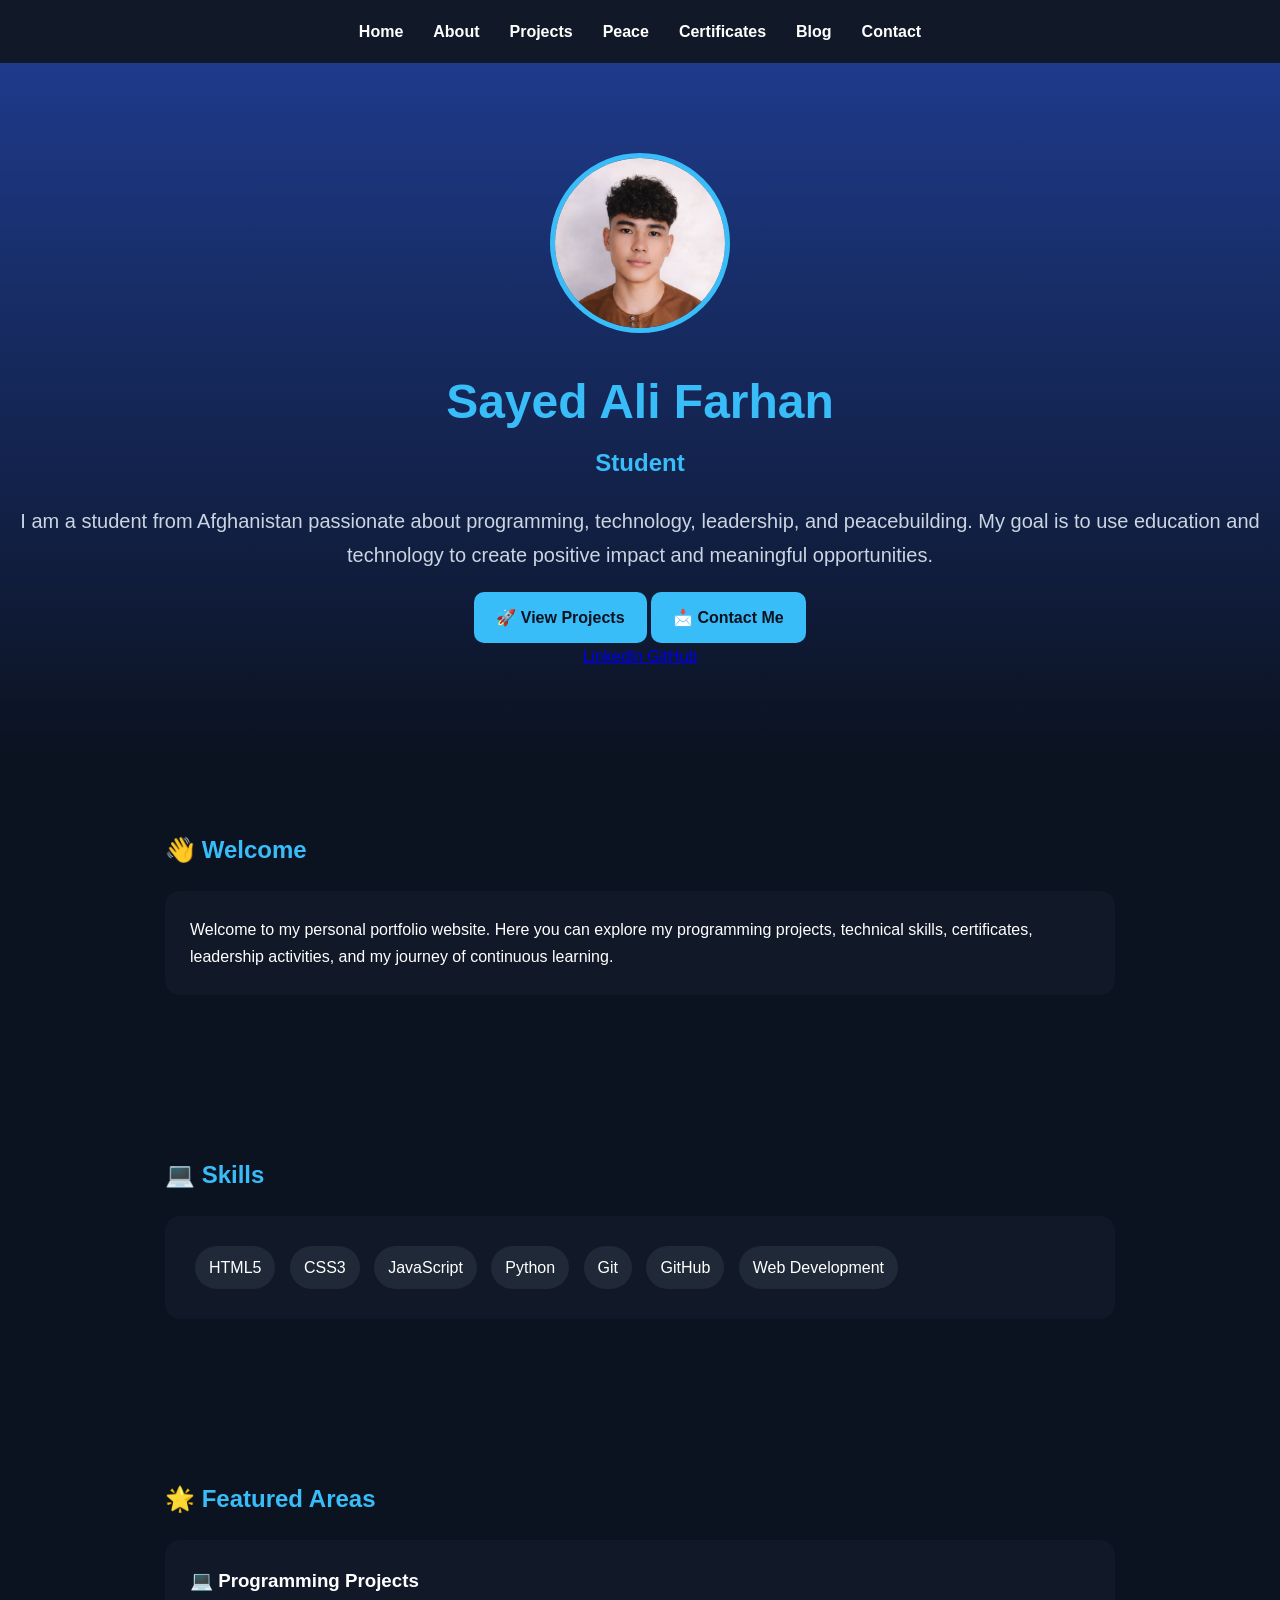
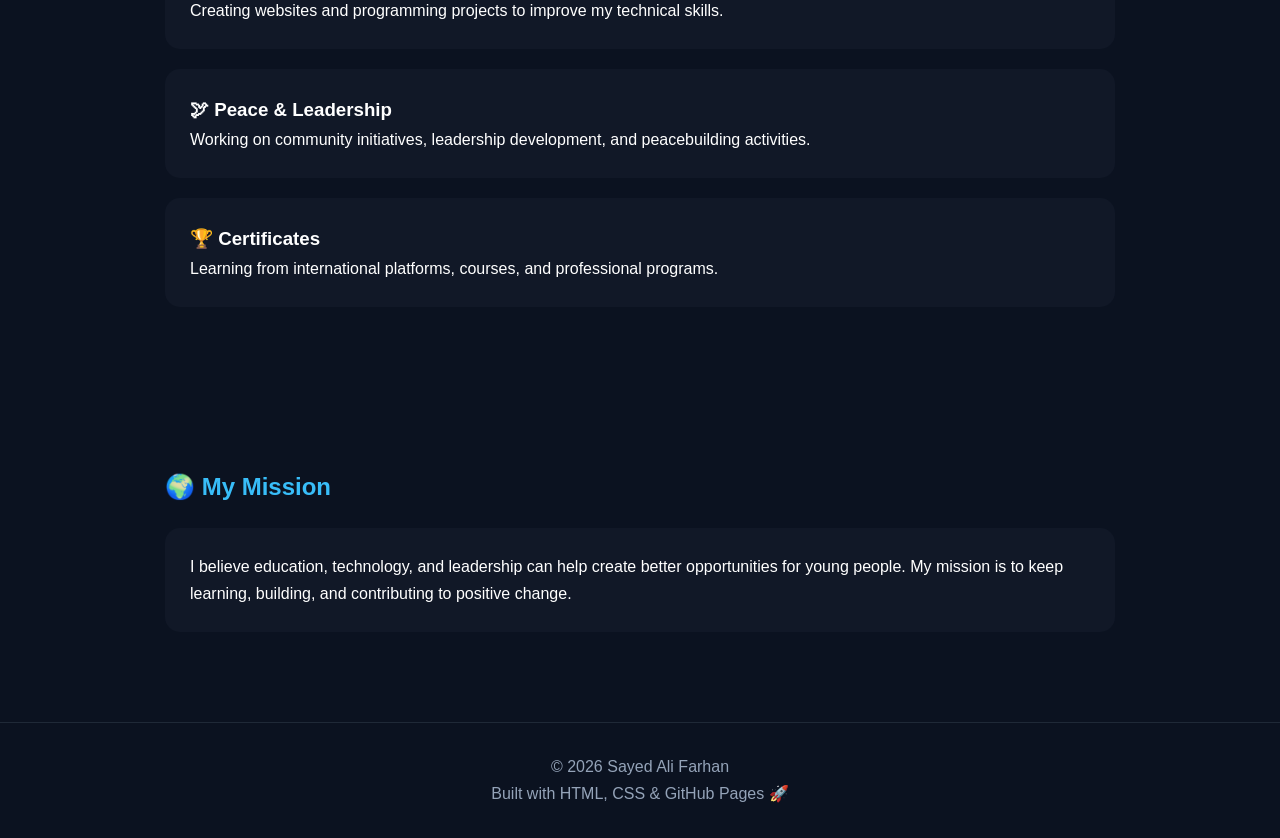
<file: index.html>
<!DOCTYPE html>
<html lang="en">

<head>

    <meta charset="UTF-8">
    <meta name="viewport" content="width=device-width, initial-scale=1.0">

    <title>Sayed Ali Farhan | Developer Portfolio</title>

    <meta name="description"
    content="Sayed Ali Farhan - Student, Developer, Community Leader and Peace Advocate from Afghanistan.">

    <meta name="author" content="Sayed Ali Farhan">

    <link rel="stylesheet" href="style.css">

</head>


<body>


<!-- Navigation -->

<nav>

    <a href="index.html">Home</a>
    <a href="about.html">About</a>
    <a href="projects.html">Projects</a>
    <a href="peace.html">Peace</a>
    <a href="certificates.html">Certificates</a>
    <a href="blog.html">Blog</a>
    <a href="contact.html">Contact</a>

</nav>



<!-- Hero Section -->

<header class="hero">


    <img src="profile.png"
    alt="Sayed Ali Farhan profile picture"
    class="profile-image">


    <h1>
        Sayed Ali Farhan
    </h1>



    <!-- Typing Animation -->

    <h2 id="typing-text"></h2>



    <p>

        I am a student from Afghanistan passionate about
        programming, technology, leadership, and peacebuilding.

        My goal is to use education and technology
        to create positive impact and meaningful opportunities.

    </p>



    <div class="hero-buttons">


        <a href="projects.html" class="btn">
            🚀 View Projects
        </a>



        <a href="contact.html" class="btn secondary">
            📩 Contact Me
        </a>


    </div>




    <!-- Social Links -->


    <div class="social-links">


        <a href="https://www.linkedin.com/in/sayed-ali-haidari-b48523416"
        target="_blank">

            LinkedIn

        </a>



        <a href="https://github.com/"
        target="_blank">

            GitHub

        </a>


    </div>



</header>






<main>



<section>


<h2>👋 Welcome</h2>


<div class="card">


<p>

Welcome to my personal portfolio website.

Here you can explore my programming projects,
technical skills, certificates, leadership activities,
and my journey of continuous learning.

</p>


</div>


</section>







<section>


<h2>💻 Skills</h2>


<div class="card">


<span class="tag">HTML5</span>

<span class="tag">CSS3</span>

<span class="tag">JavaScript</span>

<span class="tag">Python</span>

<span class="tag">Git</span>

<span class="tag">GitHub</span>

<span class="tag">Web Development</span>


</div>


</section>







<section>


<h2>🌟 Featured Areas</h2>




<div class="card">


<h3>
💻 Programming Projects
</h3>


<p>

Creating websites and programming projects
to improve my technical skills.

</p>


</div>





<div class="card">


<h3>
🕊 Peace & Leadership
</h3>


<p>

Working on community initiatives,
leadership development,
and peacebuilding activities.

</p>


</div>






<div class="card">


<h3>
🏆 Certificates
</h3>


<p>

Learning from international platforms,
courses, and professional programs.

</p>


</div>



</section>








<section>


<h2>
🌍 My Mission
</h2>



<div class="card">


<p>

I believe education, technology, and leadership
can help create better opportunities for young people.

My mission is to keep learning, building,
and contributing to positive change.

</p>


</div>


</section>



</main>







<footer>


<p>

© 2026 Sayed Ali Farhan

</p>


<p>

Built with HTML, CSS & GitHub Pages 🚀

</p>


</footer>







<script>


const words = [

"Student",

"Developer",

"Community Leader",

"Peace Advocate",

"Python Learner",

"Web Developer"

];


let wordIndex = 0;

let charIndex = 0;

let deleting = false;


const typingText =
document.getElementById("typing-text");



function typeEffect(){


let currentWord =
words[wordIndex];



if(!deleting){


typingText.textContent =
currentWord.substring(0,charIndex++);



if(charIndex > currentWord.length){


deleting = true;


setTimeout(typeEffect,1200);

return;


}



}

else{


typingText.textContent =
currentWord.substring(0,charIndex--);



if(charIndex < 0){


deleting = false;


wordIndex++;



if(wordIndex >= words.length){

wordIndex = 0;

}


}



}



setTimeout(typeEffect, deleting ? 60 : 120);


}



typeEffect();


</script>



</body>

    </html>
</file>
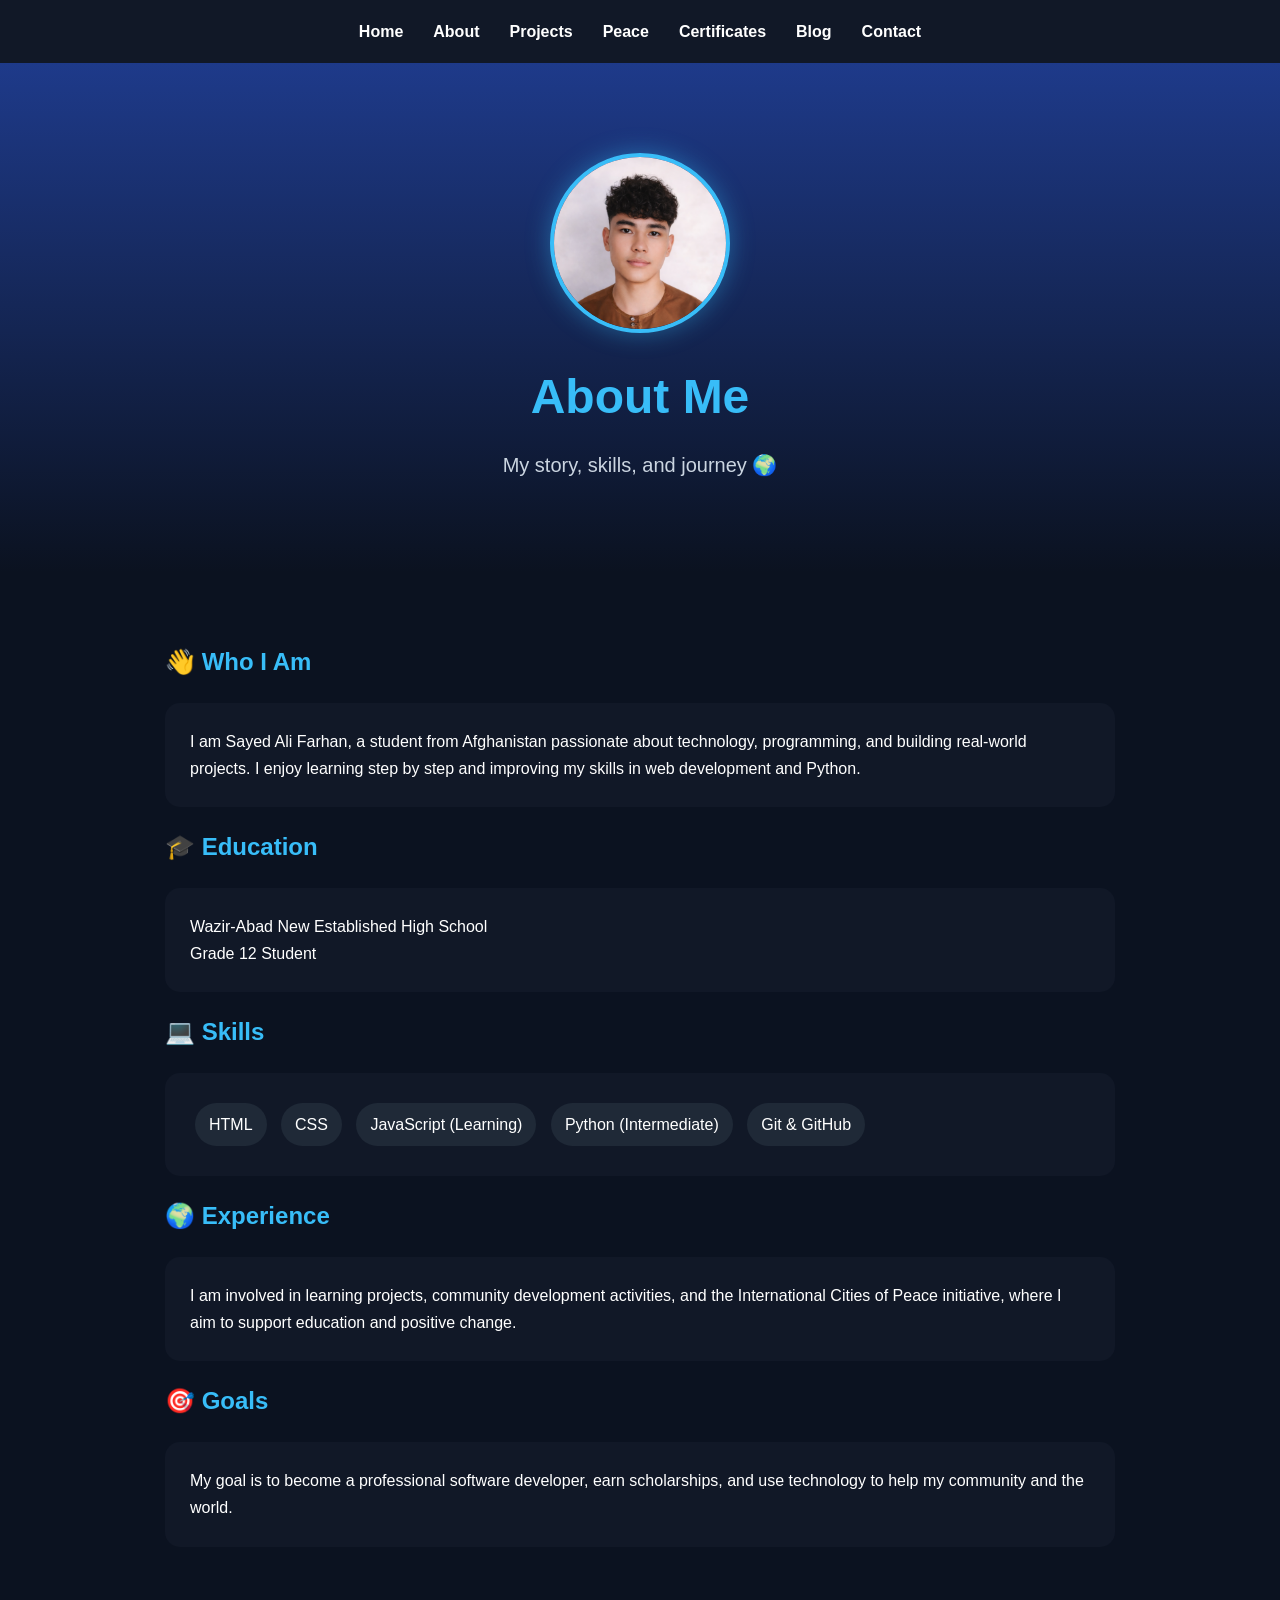
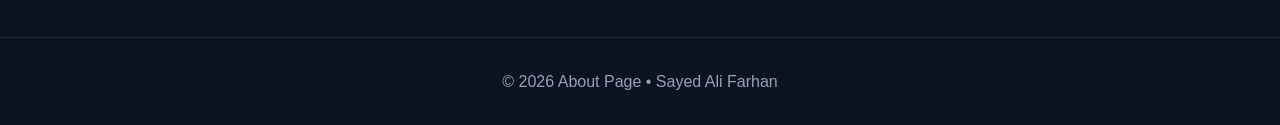
<file: about.html>
<!DOCTYPE html>
<html lang="en">

<head>
  <meta charset="UTF-8">
  <meta name="viewport" content="width=device-width, initial-scale=1.0">
  <title>About Me</title>

  <link rel="stylesheet" href="style.css">
</head>

<body>

  <!-- NAVIGATION -->
  <nav>
    <a href="index.html">Home</a>
    <a href="about.html">About</a>
    <a href="projects.html">Projects</a>
    <a href="peace.html">Peace</a>
    <a href="certificates.html">Certificates</a>
    <a href="blog.html">Blog</a>
    <a href="contact.html">Contact</a>
  </nav>

  <!-- HEADER -->
  <header>
    
  <img src="profile.png" alt="Profile Photo"
  style="width:180px;height:180px;border-radius:50%;
  object-fit:cover;border:4px solid #38bdf8;
  box-shadow:0 0 25px rgba(56,189,248,0.4);
  margin-bottom:15px;">

  <h1>About Me</h1>
  <p>My story, skills, and journey 🌍</p>
</header>


  <!-- CONTENT -->
  <section>

    <h2>👋 Who I Am</h2>
    <div class="card">
      <p>
        I am Sayed Ali Farhan, a student from Afghanistan passionate about technology,
        programming, and building real-world projects. I enjoy learning step by step
        and improving my skills in web development and Python.
      </p>
    </div>

    <h2>🎓 Education</h2>
    <div class="card">
      <p>
        Wazir-Abad New Established High School<br>
        Grade 12 Student
      </p>
    </div>

    <h2>💻 Skills</h2>
    <div class="card">
      <span class="tag">HTML</span>
      <span class="tag">CSS</span>
      <span class="tag">JavaScript (Learning)</span>
      <span class="tag">Python (Intermediate)</span>
      <span class="tag">Git & GitHub</span>
    </div>

    <h2>🌍 Experience</h2>
    <div class="card">
      <p>
        I am involved in learning projects, community development activities,
        and the International Cities of Peace initiative, where I aim to support
        education and positive change.
      </p>
    </div>

    <h2>🎯 Goals</h2>
    <div class="card">
      <p>
        My goal is to become a professional software developer,
        earn scholarships, and use technology to help my community and the world.
      </p>
    </div>

  </section>

  <!-- FOOTER -->
  <footer>
    © 2026 About Page • Sayed Ali Farhan
  </footer>

</body>

</html>
</file>
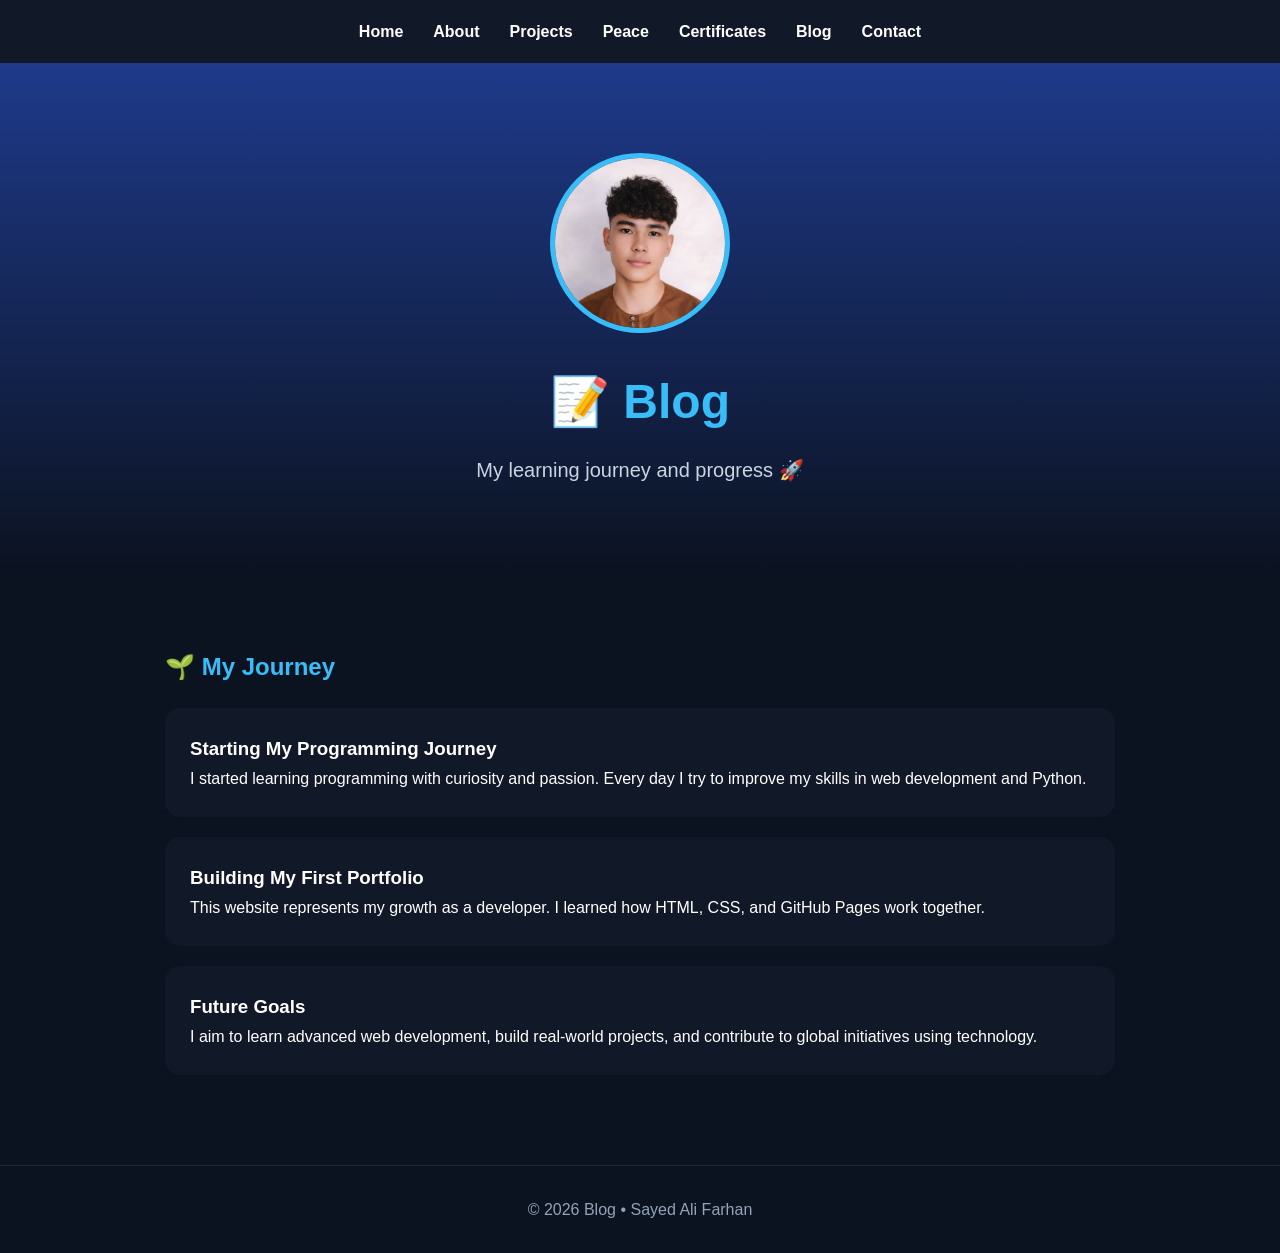
<file: blog.html>
<!DOCTYPE html>
<html lang="en">

<head>
  <meta charset="UTF-8">
  <meta name="viewport" content="width=device-width, initial-scale=1.0">
  <title>Blog</title>

  <link rel="stylesheet" href="style.css">
</head>

<body>

  <!-- NAV -->
  <nav>
    <a href="index.html">Home</a>
    <a href="about.html">About</a>
    <a href="projects.html">Projects</a>
    <a href="peace.html">Peace</a>
    <a href="certificates.html">Certificates</a>
    <a href="blog.html">Blog</a>
    <a href="contact.html">Contact</a>
  </nav>

  <!-- HEADER -->
  <header>
    <img src="profile.png" alt="Profile Photo">
    <h1>📝 Blog</h1>
    <p>My learning journey and progress 🚀</p>
  </header>

  <!-- CONTENT -->
  <section>

    <h2>🌱 My Journey</h2>

    <div class="card">
      <h3>Starting My Programming Journey</h3>
      <p>
        I started learning programming with curiosity and passion.
        Every day I try to improve my skills in web development and Python.
      </p>
    </div>

    <div class="card">
      <h3>Building My First Portfolio</h3>
      <p>
        This website represents my growth as a developer.
        I learned how HTML, CSS, and GitHub Pages work together.
      </p>
    </div>

    <div class="card">
      <h3>Future Goals</h3>
      <p>
        I aim to learn advanced web development, build real-world projects,
        and contribute to global initiatives using technology.
      </p>
    </div>

  </section>

  <!-- FOOTER -->
  <footer>
    © 2026 Blog • Sayed Ali Farhan
  </footer>

</body>

</html>
</file>
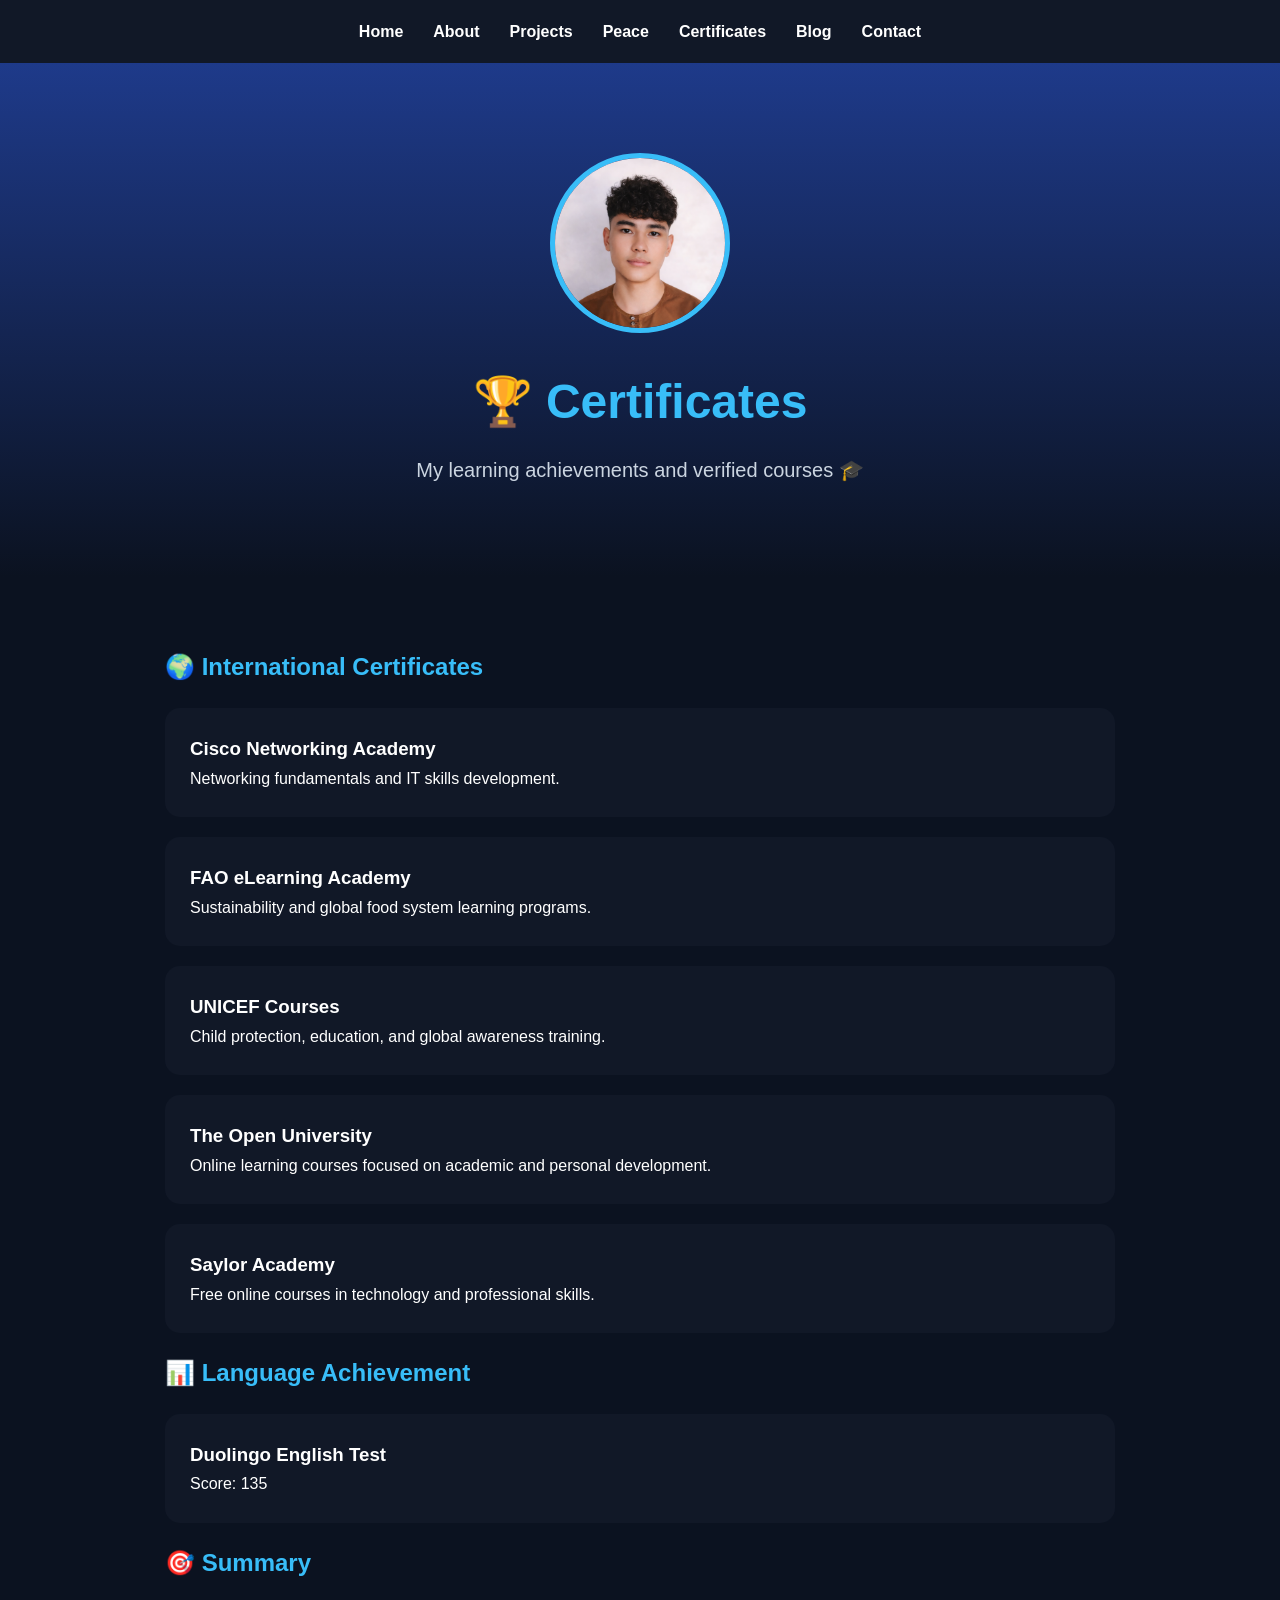
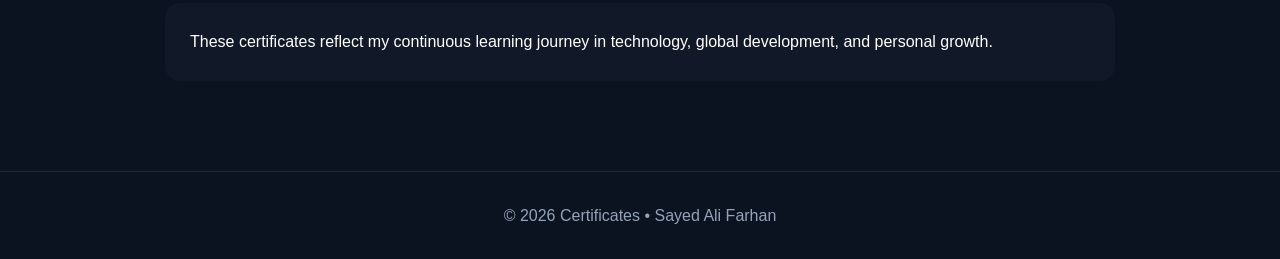
<file: certificate.html>
<!DOCTYPE html>
<html lang="en">

<head>
  <meta charset="UTF-8">
  <meta name="viewport" content="width=device-width, initial-scale=1.0">
  <title>Certificates</title>

  <link rel="stylesheet" href="style.css">
</head>

<body>

  <!-- NAV -->
  <nav>
    <a href="index.html">Home</a>
    <a href="about.html">About</a>
    <a href="projects.html">Projects</a>
    <a href="peace.html">Peace</a>
    <a href="certificates.html">Certificates</a>
    <a href="blog.html">Blog</a>
    <a href="contact.html">Contact</a>
  </nav>

  <!-- HEADER -->
  <header>
    <img src="profile.png" alt="Profile Photo">
    <h1>🏆 Certificates</h1>
    <p>My learning achievements and verified courses 🎓</p>
  </header>

  <!-- CONTENT -->
  <section>

    <h2>🌍 International Certificates</h2>

    <div class="card">
      <h3>Cisco Networking Academy</h3>
      <p>Networking fundamentals and IT skills development.</p>
    </div>

    <div class="card">
      <h3>FAO eLearning Academy</h3>
      <p>Sustainability and global food system learning programs.</p>
    </div>

    <div class="card">
      <h3>UNICEF Courses</h3>
      <p>Child protection, education, and global awareness training.</p>
    </div>

    <div class="card">
      <h3>The Open University</h3>
      <p>Online learning courses focused on academic and personal development.</p>
    </div>

    <div class="card">
      <h3>Saylor Academy</h3>
      <p>Free online courses in technology and professional skills.</p>
    </div>

    <h2>📊 Language Achievement</h2>

    <div class="card">
      <h3>Duolingo English Test</h3>
      <p>Score: 135</p>
    </div>

    <h2>🎯 Summary</h2>

    <div class="card">
      <p>
        These certificates reflect my continuous learning journey in technology,
        global development, and personal growth.
      </p>
    </div>

  </section>

  <!-- FOOTER -->
  <footer>
    © 2026 Certificates • Sayed Ali Farhan
  </footer>

</body>

</html>
</file>
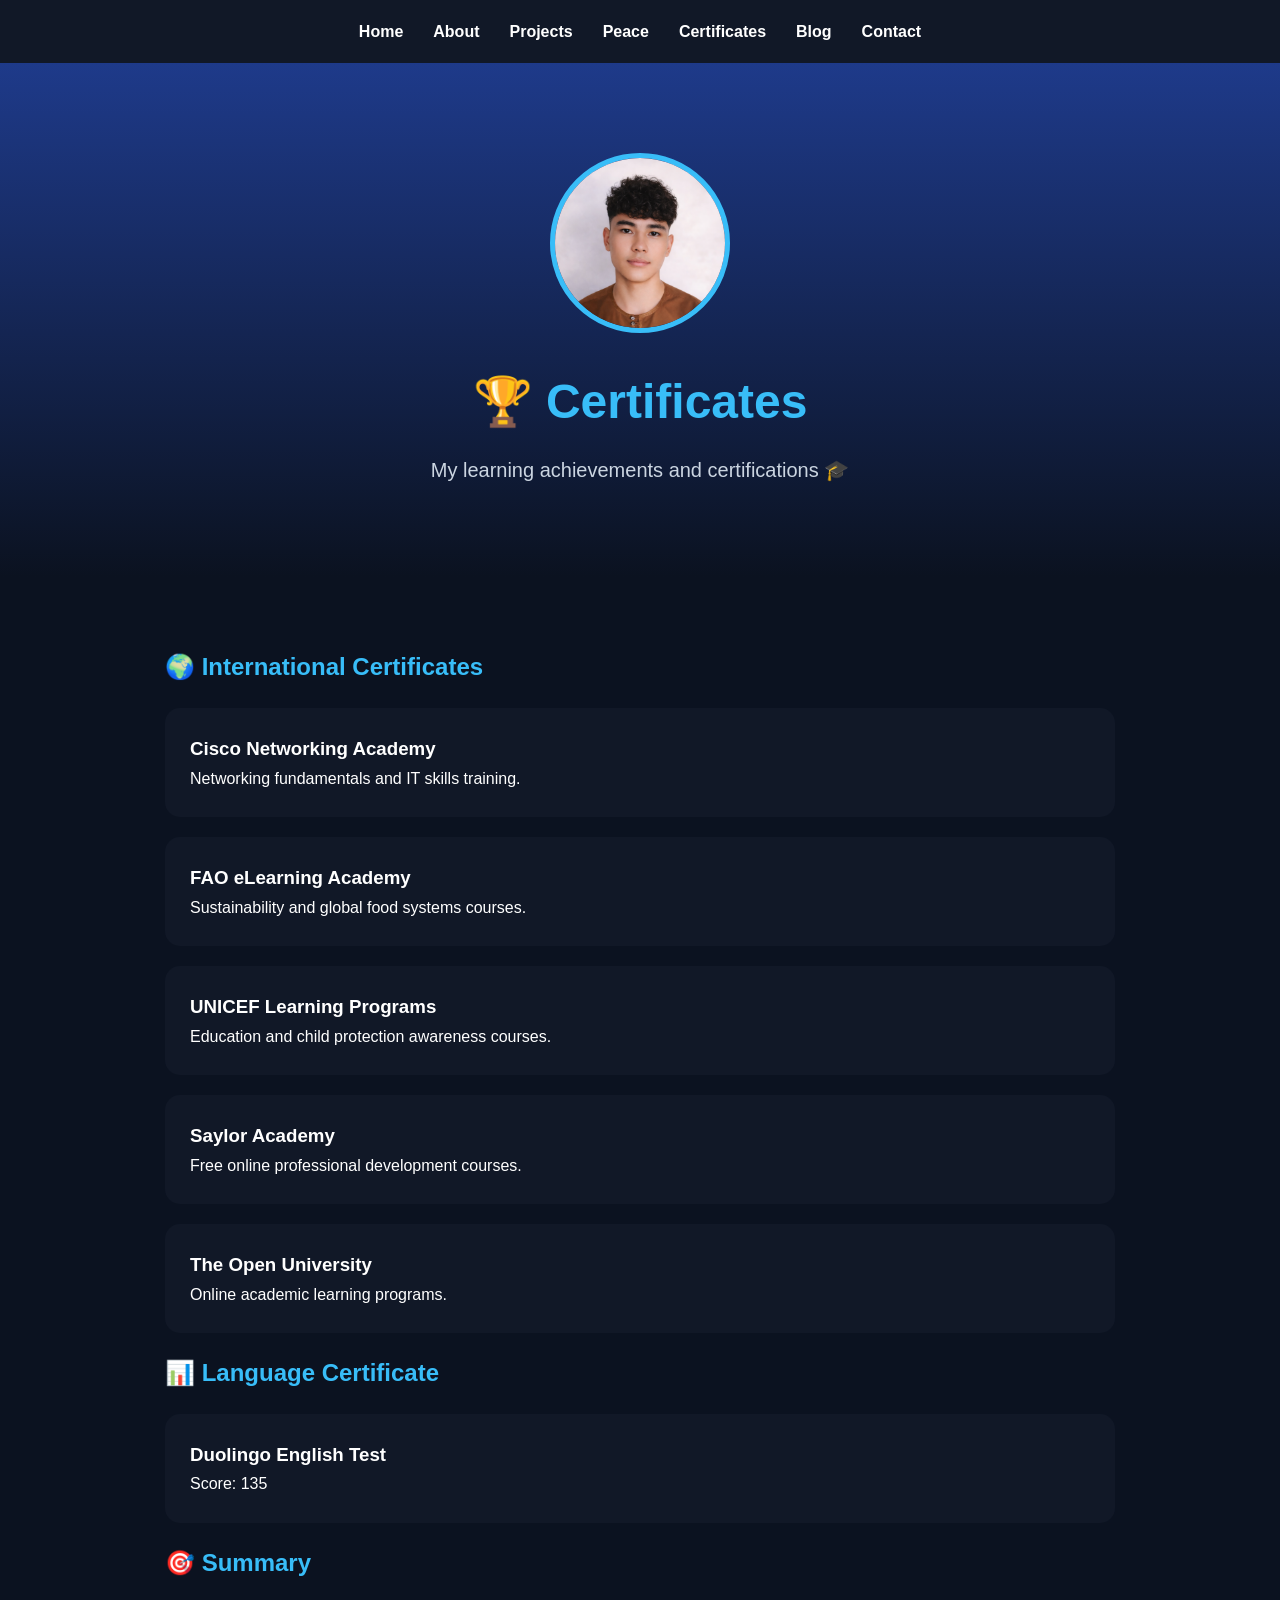
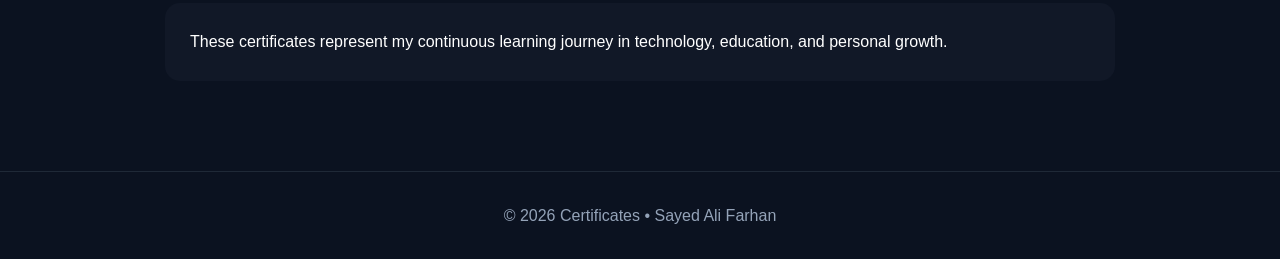
<file: certificates.html>
<!DOCTYPE html>
<html lang="en">

<head>
  <meta charset="UTF-8">
  <meta name="viewport" content="width=device-width, initial-scale=1.0">
  <title>Certificates</title>

  <link rel="stylesheet" href="style.css">
</head>

<body>

  <!-- NAV -->
  <nav>
    <a href="index.html">Home</a>
    <a href="about.html">About</a>
    <a href="projects.html">Projects</a>
    <a href="peace.html">Peace</a>
    <a href="certificates.html">Certificates</a>
    <a href="blog.html">Blog</a>
    <a href="contact.html">Contact</a>
  </nav>

  <!-- HEADER -->
  <header>
    <img src="profile.png" alt="Profile Photo">
    <h1>🏆 Certificates</h1>
    <p>My learning achievements and certifications 🎓</p>
  </header>

  <!-- CONTENT -->
  <section>

    <h2>🌍 International Certificates</h2>

    <div class="card">
      <h3>Cisco Networking Academy</h3>
      <p>Networking fundamentals and IT skills training.</p>
    </div>

    <div class="card">
      <h3>FAO eLearning Academy</h3>
      <p>Sustainability and global food systems courses.</p>
    </div>

    <div class="card">
      <h3>UNICEF Learning Programs</h3>
      <p>Education and child protection awareness courses.</p>
    </div>

    <div class="card">
      <h3>Saylor Academy</h3>
      <p>Free online professional development courses.</p>
    </div>

    <div class="card">
      <h3>The Open University</h3>
      <p>Online academic learning programs.</p>
    </div>

    <h2>📊 Language Certificate</h2>

    <div class="card">
      <h3>Duolingo English Test</h3>
      <p>Score: 135</p>
    </div>

    <h2>🎯 Summary</h2>

    <div class="card">
      <p>
        These certificates represent my continuous learning journey in technology, education, and personal growth.
      </p>
    </div>

  </section>

  <!-- FOOTER -->
  <footer>
    © 2026 Certificates • Sayed Ali Farhan
  </footer>

</body>

    </html>
</file>
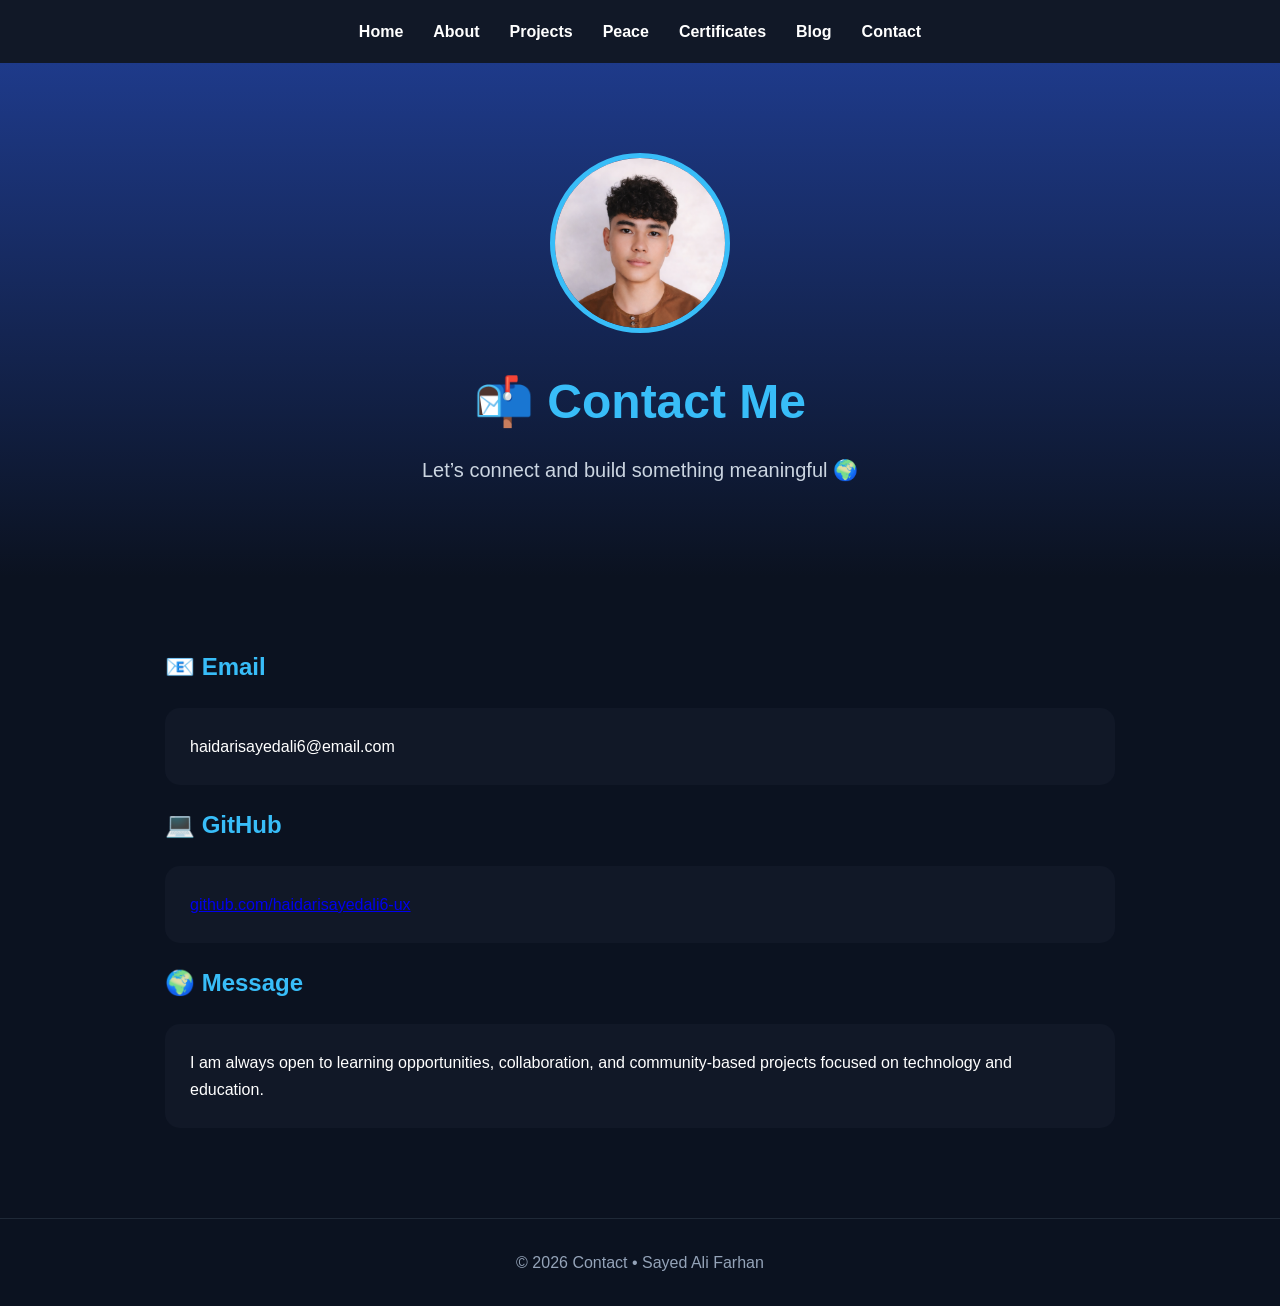
<file: contact.html>
<!DOCTYPE html>
<html lang="en">

<head>
  <meta charset="UTF-8">
  <meta name="viewport" content="width=device-width, initial-scale=1.0">
  <title>Contact</title>

  <link rel="stylesheet" href="style.css">
</head>

<body>

  <!-- NAV -->
  <nav>
    <a href="index.html">Home</a>
    <a href="about.html">About</a>
    <a href="projects.html">Projects</a>
    <a href="peace.html">Peace</a>
    <a href="certificates.html">Certificates</a>
    <a href="blog.html">Blog</a>
    <a href="contact.html">Contact</a>
  </nav>

  <!-- HEADER -->
  <header>
    <img src="profile.png" alt="Profile Photo">
    <h1>📬 Contact Me</h1>
    <p>Let’s connect and build something meaningful 🌍</p>
  </header>

  <!-- CONTENT -->
  <section>

    <h2>📧 Email</h2>
    <div class="card">
      <p>haidarisayedali6@email.com</p>
    </div>

    <h2>💻 GitHub</h2>
    <div class="card">
      <p>
        <a href="https://github.com/haidarisayedali6-ux" target="_blank">
          github.com/haidarisayedali6-ux
        </a>
      </p>
    </div>

    <h2>🌍 Message</h2>
    <div class="card">
      <p>
        I am always open to learning opportunities, collaboration,
        and community-based projects focused on technology and education.
      </p>
    </div>

  </section>

  <!-- FOOTER -->
  <footer>
    © 2026 Contact • Sayed Ali Farhan
  </footer>

</body>

</html>
</file>
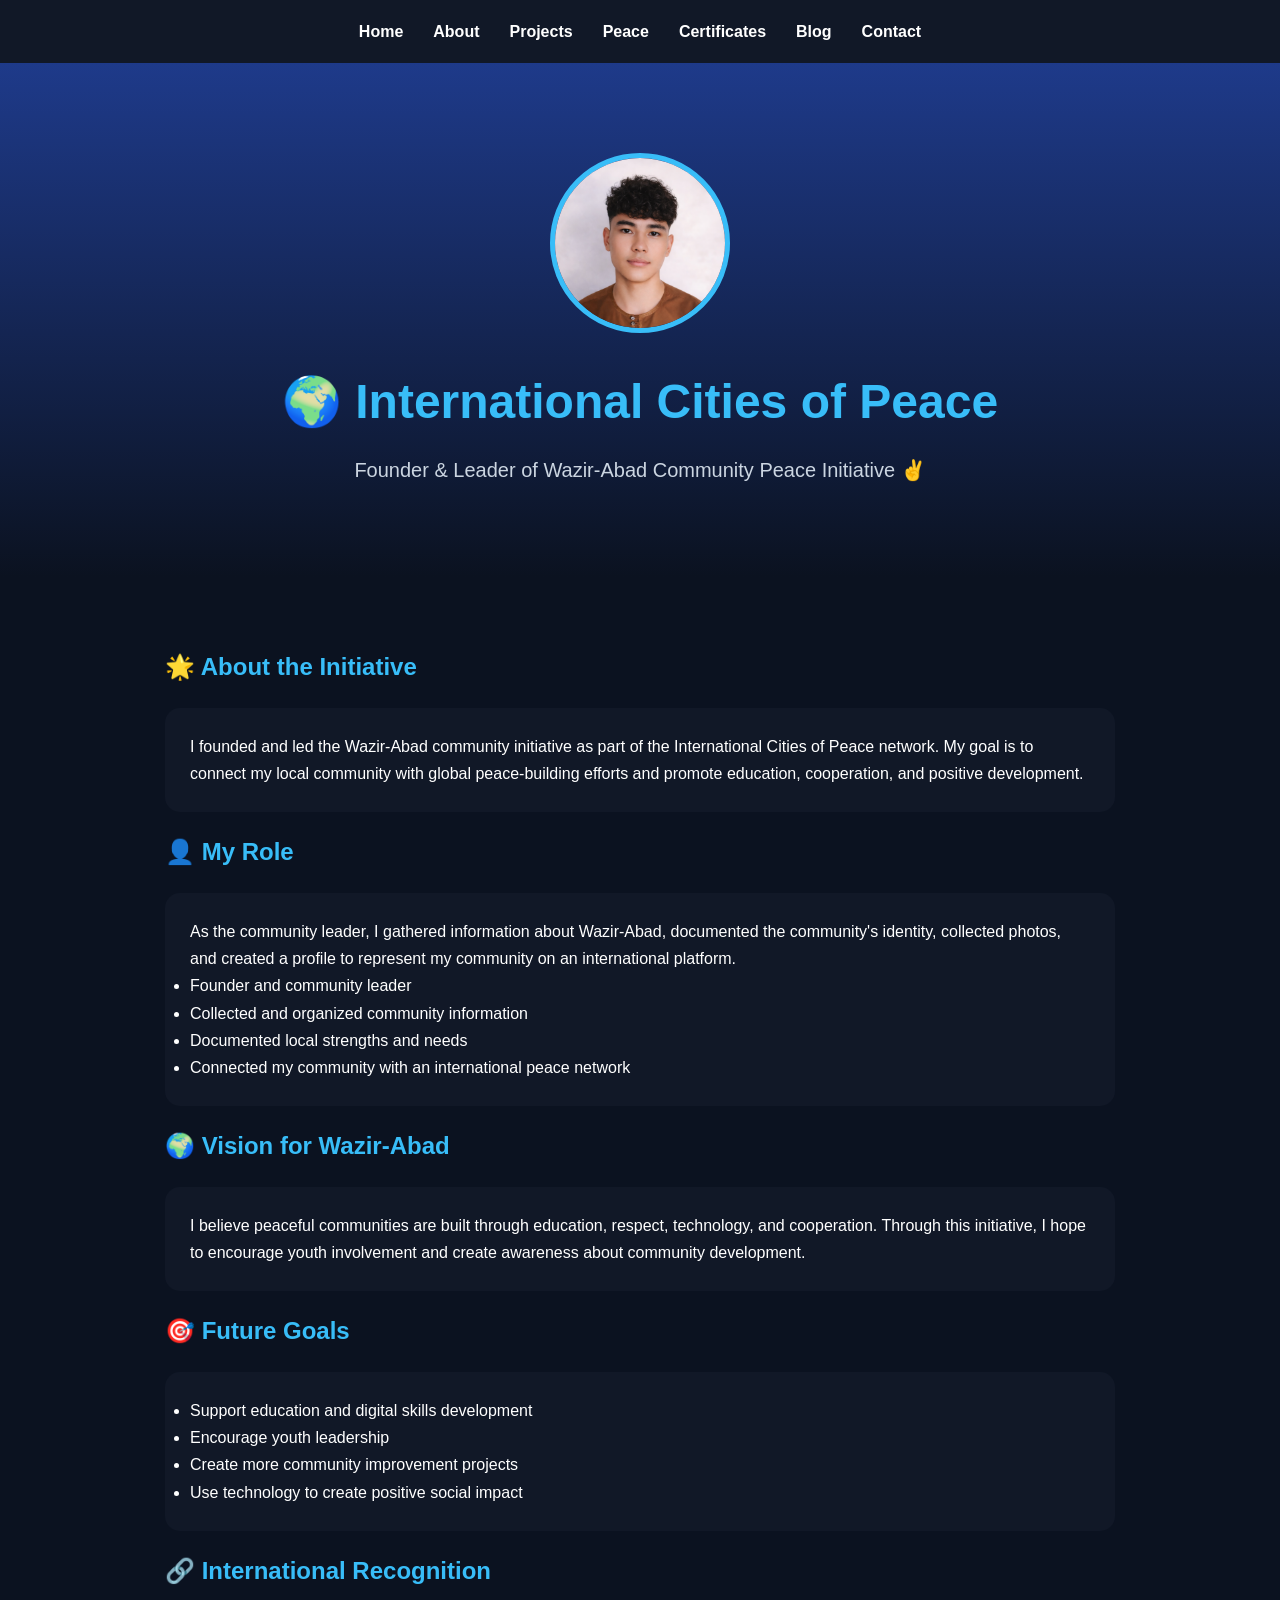
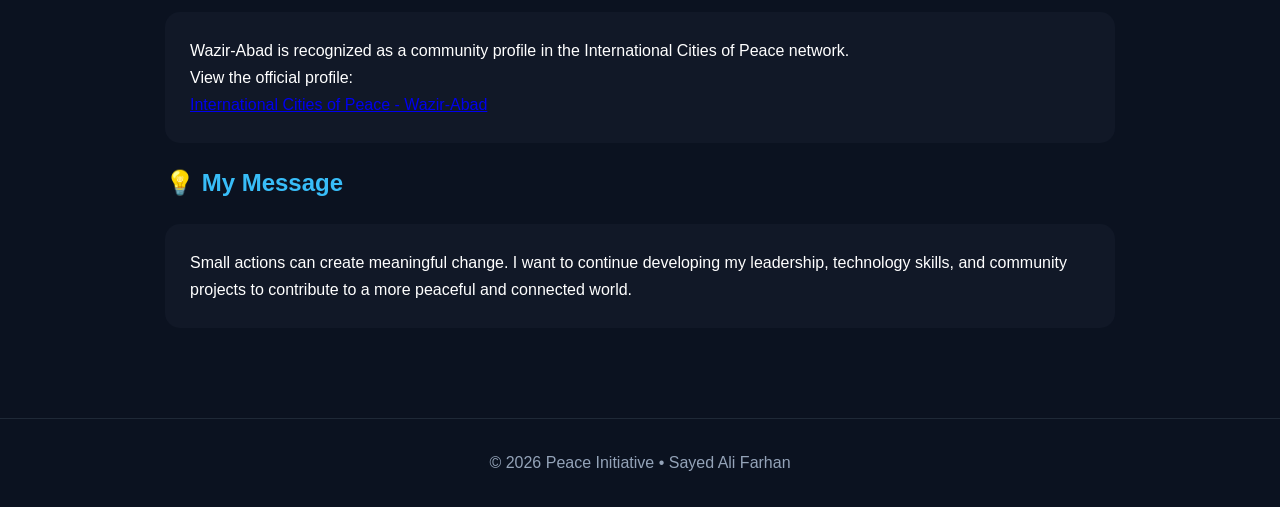
<file: peace.html>
<!DOCTYPE html>
<html lang="en">

<head>
  <meta charset="UTF-8">
  <meta name="viewport" content="width=device-width, initial-scale=1.0">
  <title>International Cities of Peace</title>

  <link rel="stylesheet" href="style.css">
</head>

<body>

  <!-- NAV -->
  <nav>
    <a href="index.html">Home</a>
    <a href="about.html">About</a>
    <a href="projects.html">Projects</a>
    <a href="peace.html">Peace</a>
    <a href="certificates.html">Certificates</a>
    <a href="blog.html">Blog</a>
    <a href="contact.html">Contact</a>
  </nav>

  <!-- HEADER -->
  <header>
    <img src="profile.png" alt="Profile Photo">
    <h1>🌍 International Cities of Peace</h1>
    <p>Founder & Leader of Wazir-Abad Community Peace Initiative ✌️</p>
  </header>


  <!-- CONTENT -->
  <section>

    <h2>🌟 About the Initiative</h2>
    <div class="card">
      <p>
        I founded and led the Wazir-Abad community initiative as part of the
        International Cities of Peace network. My goal is to connect my local
        community with global peace-building efforts and promote education,
        cooperation, and positive development.
      </p>
    </div>


    <h2>👤 My Role</h2>
    <div class="card">
      <p>
        As the community leader, I gathered information about Wazir-Abad,
        documented the community's identity, collected photos, and created a
        profile to represent my community on an international platform.
      </p>

      <ul>
        <li>Founder and community leader</li>
        <li>Collected and organized community information</li>
        <li>Documented local strengths and needs</li>
        <li>Connected my community with an international peace network</li>
      </ul>
    </div>


    <h2>🌍 Vision for Wazir-Abad</h2>
    <div class="card">
      <p>
        I believe peaceful communities are built through education, respect,
        technology, and cooperation. Through this initiative, I hope to
        encourage youth involvement and create awareness about community
        development.
      </p>
    </div>


    <h2>🎯 Future Goals</h2>
    <div class="card">
      <ul>
        <li>Support education and digital skills development</li>
        <li>Encourage youth leadership</li>
        <li>Create more community improvement projects</li>
        <li>Use technology to create positive social impact</li>
      </ul>
    </div>


    <h2>🔗 International Recognition</h2>
    <div class="card">
      <p>
        Wazir-Abad is recognized as a community profile in the
        International Cities of Peace network.
      </p>

      <p>
        View the official profile:
        <br>
        <a href="https://www.internationalcitiesofpeace.org/user/wazir%20abad%20kabul%20district%20afghanistan/"
        target="_blank">
        International Cities of Peace - Wazir-Abad
        </a>
      </p>
    </div>


    <h2>💡 My Message</h2>
    <div class="card">
      <p>
        Small actions can create meaningful change. I want to continue
        developing my leadership, technology skills, and community projects
        to contribute to a more peaceful and connected world.
      </p>
    </div>


  </section>


  <!-- FOOTER -->
  <footer>
    © 2026 Peace Initiative • Sayed Ali Farhan
  </footer>


</body>

  </html>
</file>
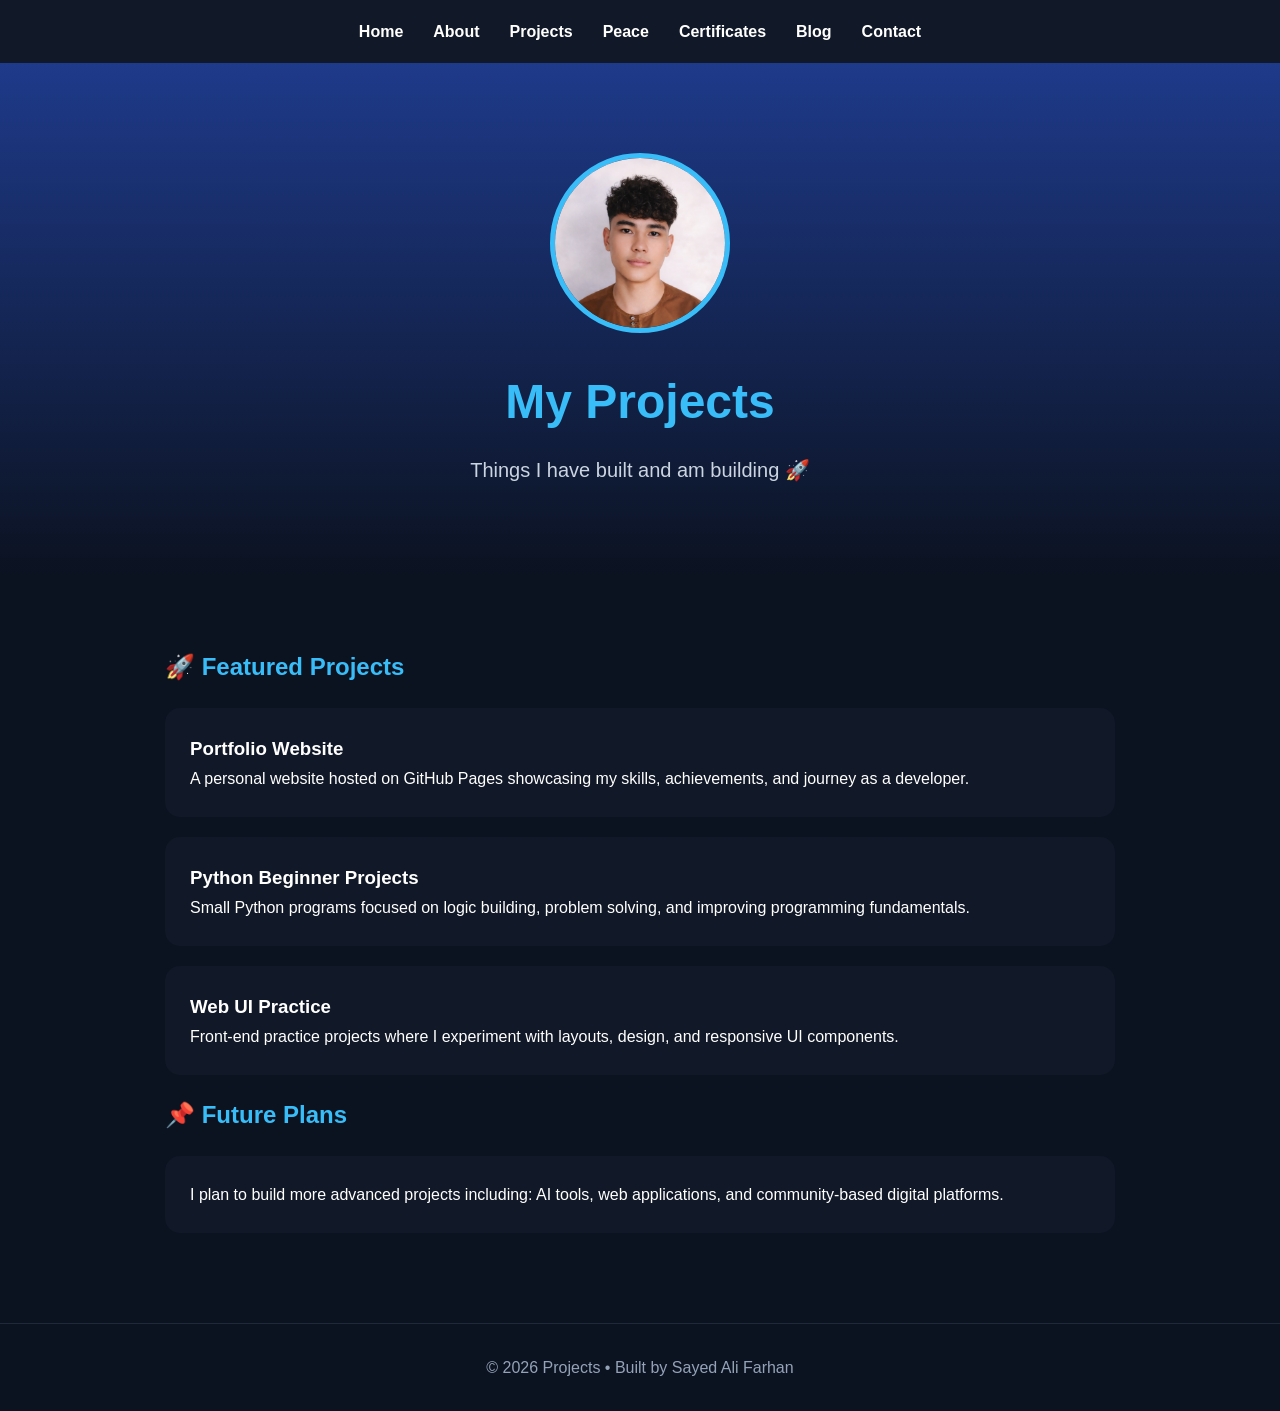
<file: Projects.html>
<!DOCTYPE html>
<html lang="en">

<head>
  <meta charset="UTF-8">
  <meta name="viewport" content="width=device-width, initial-scale=1.0">
  <title>Projects</title>

  <link rel="stylesheet" href="style.css">
</head>

<body>

  <!-- NAV -->
  <nav>
    <a href="index.html">Home</a>
    <a href="about.html">About</a>
    <a href="projects.html">Projects</a>
    <a href="peace.html">Peace</a>
    <a href="certificates.html">Certificates</a>
    <a href="blog.html">Blog</a>
    <a href="contact.html">Contact</a>
  </nav>

  <!-- HEADER -->
  <header>
    <img src="profile.png" alt="Profile Photo">
    <h1>My Projects</h1>
    <p>Things I have built and am building 🚀</p>
  </header>

  <!-- CONTENT -->
  <section>

    <h2>🚀 Featured Projects</h2>

    <div class="card">
      <h3>Portfolio Website</h3>
      <p>
        A personal website hosted on GitHub Pages showcasing my skills,
        achievements, and journey as a developer.
      </p>
    </div>

    <div class="card">
      <h3>Python Beginner Projects</h3>
      <p>
        Small Python programs focused on logic building, problem solving,
        and improving programming fundamentals.
      </p>
    </div>

    <div class="card">
      <h3>Web UI Practice</h3>
      <p>
        Front-end practice projects where I experiment with layouts,
        design, and responsive UI components.
      </p>
    </div>

    <h2>📌 Future Plans</h2>

    <div class="card">
      <p>
        I plan to build more advanced projects including:
        AI tools, web applications, and community-based digital platforms.
      </p>
    </div>

  </section>

  <!-- FOOTER -->
  <footer>
    © 2026 Projects • Built by Sayed Ali Farhan
  </footer>

</body>

</html>
</file>
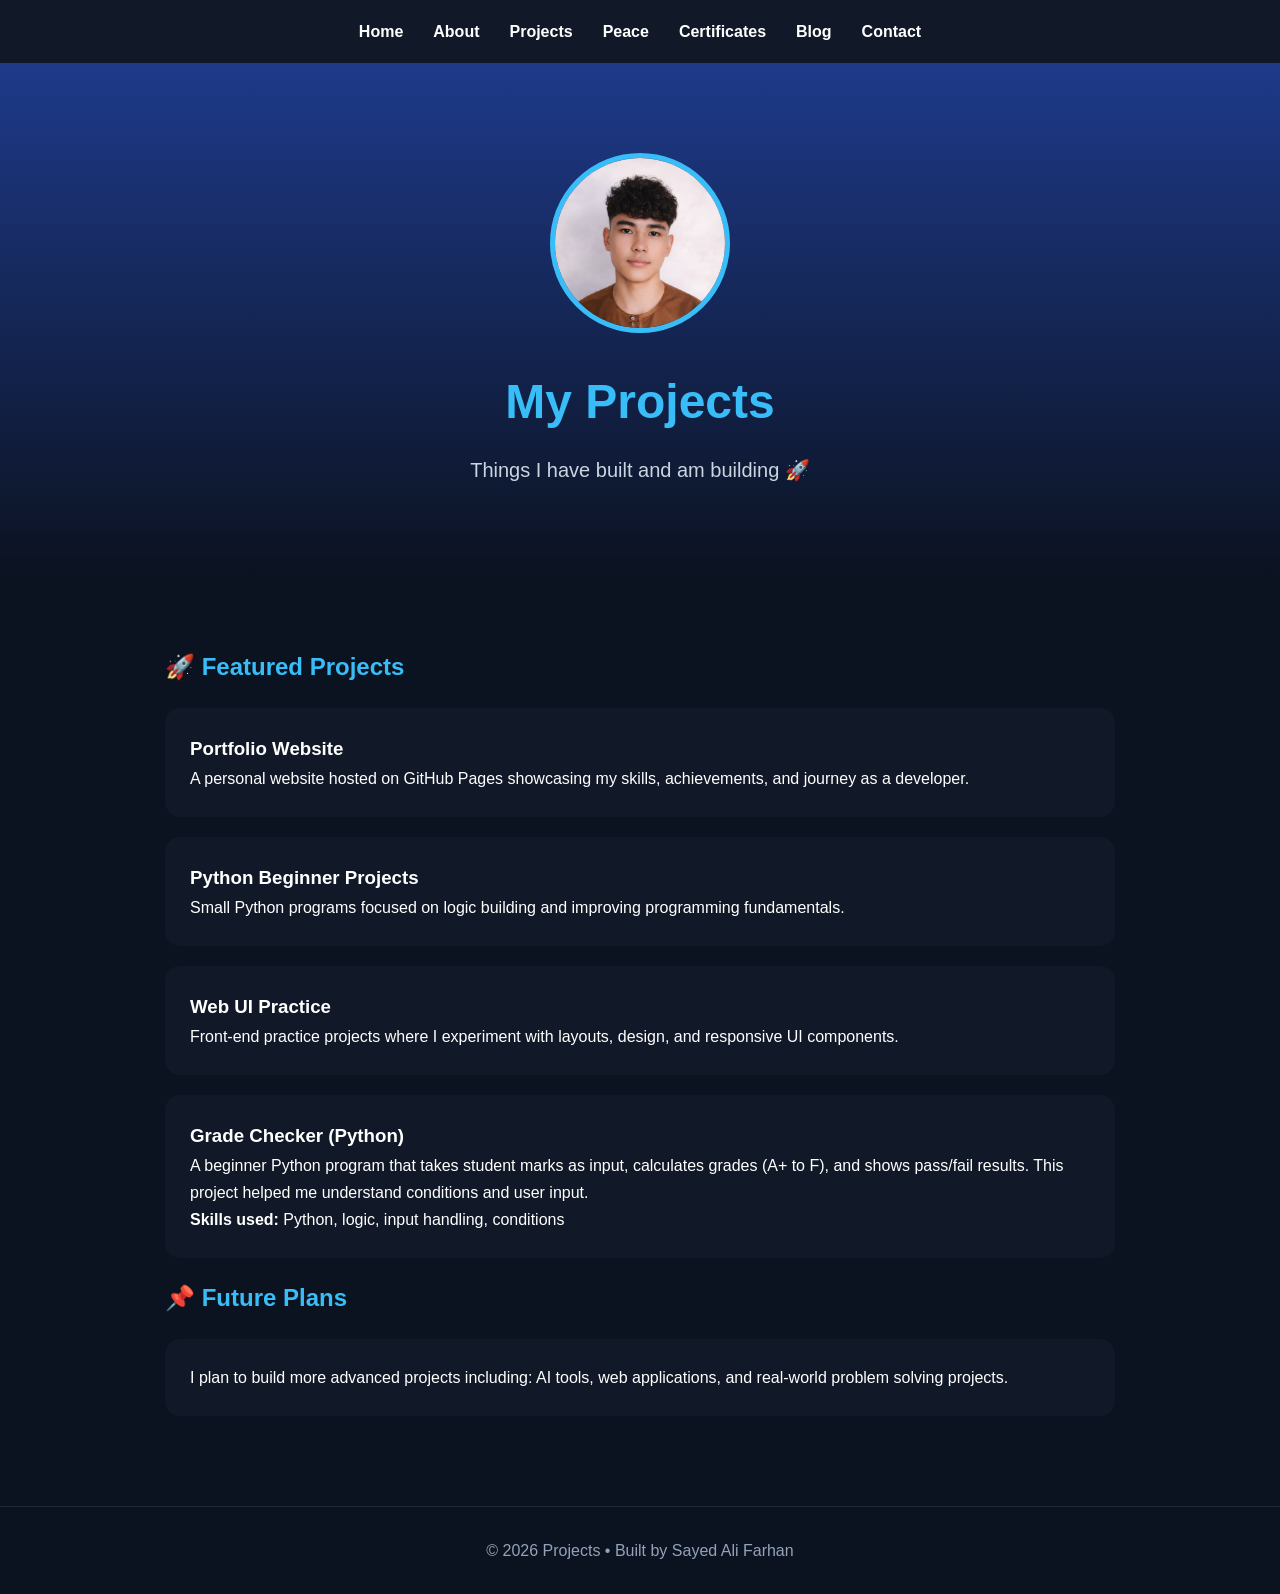
<file: projects.html>
<!DOCTYPE html>
<html lang="en">

<head>
  <meta charset="UTF-8">
  <meta name="viewport" content="width=device-width, initial-scale=1.0">
  <title>Projects</title>

  <link rel="stylesheet" href="style.css">
</head>

<body>

  <!-- NAV -->
  <nav>
    <a href="index.html">Home</a>
    <a href="about.html">About</a>
    <a href="projects.html">Projects</a>
    <a href="peace.html">Peace</a>
    <a href="certificates.html">Certificates</a>
    <a href="blog.html">Blog</a>
    <a href="contact.html">Contact</a>
  </nav>

  <!-- HEADER -->
  <header>
    <img src="profile.png" alt="Profile Photo">
    <h1>My Projects</h1>
    <p>Things I have built and am building 🚀</p>
  </header>

  <!-- CONTENT -->
  <section>

    <h2>🚀 Featured Projects</h2>

    <div class="card">
      <h3>Portfolio Website</h3>
      <p>
        A personal website hosted on GitHub Pages showcasing my skills,
        achievements, and journey as a developer.
      </p>
    </div>

    <div class="card">
      <h3>Python Beginner Projects</h3>
      <p>
        Small Python programs focused on logic building and improving programming fundamentals.
      </p>
    </div>

    <div class="card">
      <h3>Web UI Practice</h3>
      <p>
        Front-end practice projects where I experiment with layouts, design, and responsive UI components.
      </p>
    </div>

    <div class="card">
      <h3>Grade Checker (Python)</h3>
      <p>
        A beginner Python program that takes student marks as input,
        calculates grades (A+ to F), and shows pass/fail results.
        This project helped me understand conditions and user input.
      </p>

      <p><strong>Skills used:</strong> Python, logic, input handling, conditions</p>
    </div>

    <h2>📌 Future Plans</h2>

    <div class="card">
      <p>
        I plan to build more advanced projects including:
        AI tools, web applications, and real-world problem solving projects.
      </p>
    </div>

  </section>

  <!-- FOOTER -->
  <footer>
    © 2026 Projects • Built by Sayed Ali Farhan
  </footer>

</body>

</html>
</file>
<file: style.css>
/* =========================
   GLOBAL SETTINGS
========================= */

*{
    margin:0;
    padding:0;
    box-sizing:border-box;
}

html{
    scroll-behavior:smooth;
}

body{
    font-family:Arial, Helvetica, sans-serif;
    background:#0b1220;
    color:#ffffff;
    line-height:1.7;
}

/* =========================
   NAVIGATION
========================= */

nav{
    position:sticky;
    top:0;
    z-index:1000;

    display:flex;
    justify-content:center;
    gap:30px;

    background:#111827;
    padding:18px;
}

nav a{
    color:white;
    text-decoration:none;
    font-weight:bold;
    transition:.3s;
}

nav a:hover{
    color:#38bdf8;
}

/* =========================
   HEADER
========================= */

header{
    text-align:center;
    padding:90px 20px;
    background:linear-gradient(#1e3a8a,#0b1220);
}

header img{
    width:180px;
    height:180px;
    border-radius:50%;
    object-fit:cover;
    border:5px solid #38bdf8;
    margin-bottom:20px;
}

header h1{
    color:#38bdf8;
    font-size:48px;
}

header p{
    margin-top:10px;
    color:#cbd5e1;
    font-size:20px;
}

/* =========================
   CONTENT
========================= */

section{
    max-width:1000px;
    margin:auto;
    padding:70px 25px;
}

h2{
    color:#38bdf8;
    margin-bottom:20px;
}

/* =========================
   CARDS
========================= */

.card{
    background:#111827;
    border-radius:15px;
    padding:25px;
    margin:20px 0;
    transition:.3s;
}

.card:hover{
    transform:translateY(-8px);
}

/* =========================
   BUTTONS
========================= */

.btn{
    display:inline-block;
    margin-top:20px;
    padding:12px 22px;
    border-radius:10px;
    background:#38bdf8;
    color:#0b1220;
    text-decoration:none;
    font-weight:bold;
    transition:.3s;
}

.btn:hover{
    background:#0ea5e9;
}

/* =========================
   TAGS
========================= */

.tag{
    display:inline-block;
    padding:8px 14px;
    background:#1f2937;
    border-radius:25px;
    margin:5px;
}

/* =========================
   FOOTER
========================= */

footer{
    text-align:center;
    padding:30px;
    color:#94a3b8;
    border-top:1px solid #1f2937;
}

/* =========================
   MOBILE
========================= */

@media(max-width:768px){

nav{
flex-wrap:wrap;
gap:15px;
}

header h1{
font-size:34px;
}

header img{
width:140px;
height:140px;
}

  }
</file>
